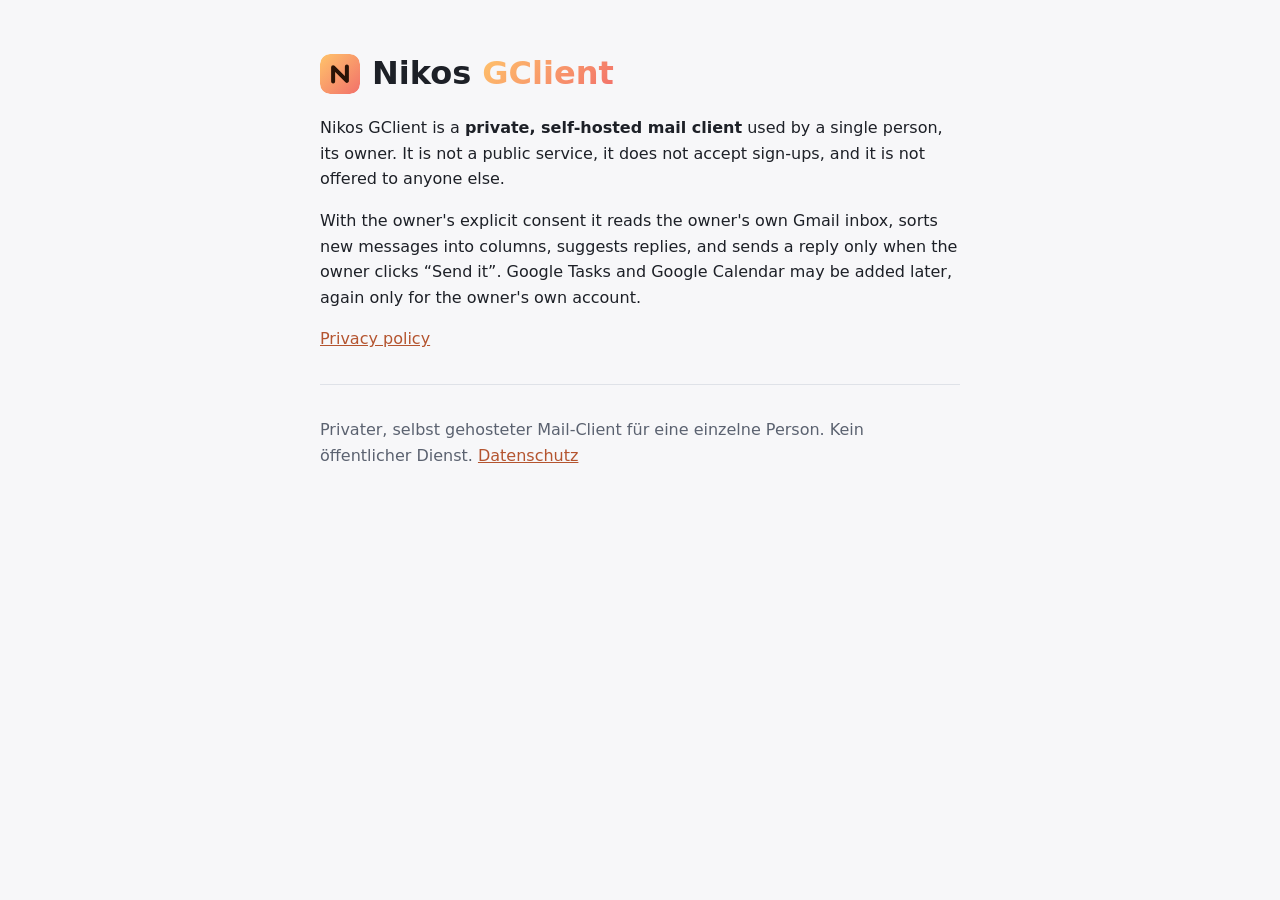
<file: index.html>
<!doctype html>
<html lang="en">
<head>
  <meta charset="utf-8">
  <meta name="viewport" content="width=device-width, initial-scale=1">
  <title>Nikos GClient – private mail client</title>
  <link rel="icon" type="image/svg+xml" href="favicon.svg">
  <link rel="stylesheet" href="style.css">
</head>
<body>
  <header>
    <img src="favicon.svg" alt="" width="40" height="40">
    <h1>Nikos <span>GClient</span></h1>
  </header>
  <p>
    Nikos GClient is a <strong>private, self-hosted mail client</strong> used by a single
    person, its owner. It is not a public service, it does not accept sign-ups, and it is
    not offered to anyone else.
  </p>
  <p>
    With the owner's explicit consent it reads the owner's own Gmail inbox, sorts new
    messages into columns, suggests replies, and sends a reply only when the owner clicks
    “Send it”. Google Tasks and Google Calendar may be added later, again only for the
    owner's own account.
  </p>
  <p><a href="privacy.html">Privacy policy</a></p>
  <hr>
  <p lang="de">
    Privater, selbst gehosteter Mail-Client für eine einzelne Person. Kein öffentlicher Dienst.
    <a href="privacy.html">Datenschutz</a>
  </p>
</body>
</html>
</file>
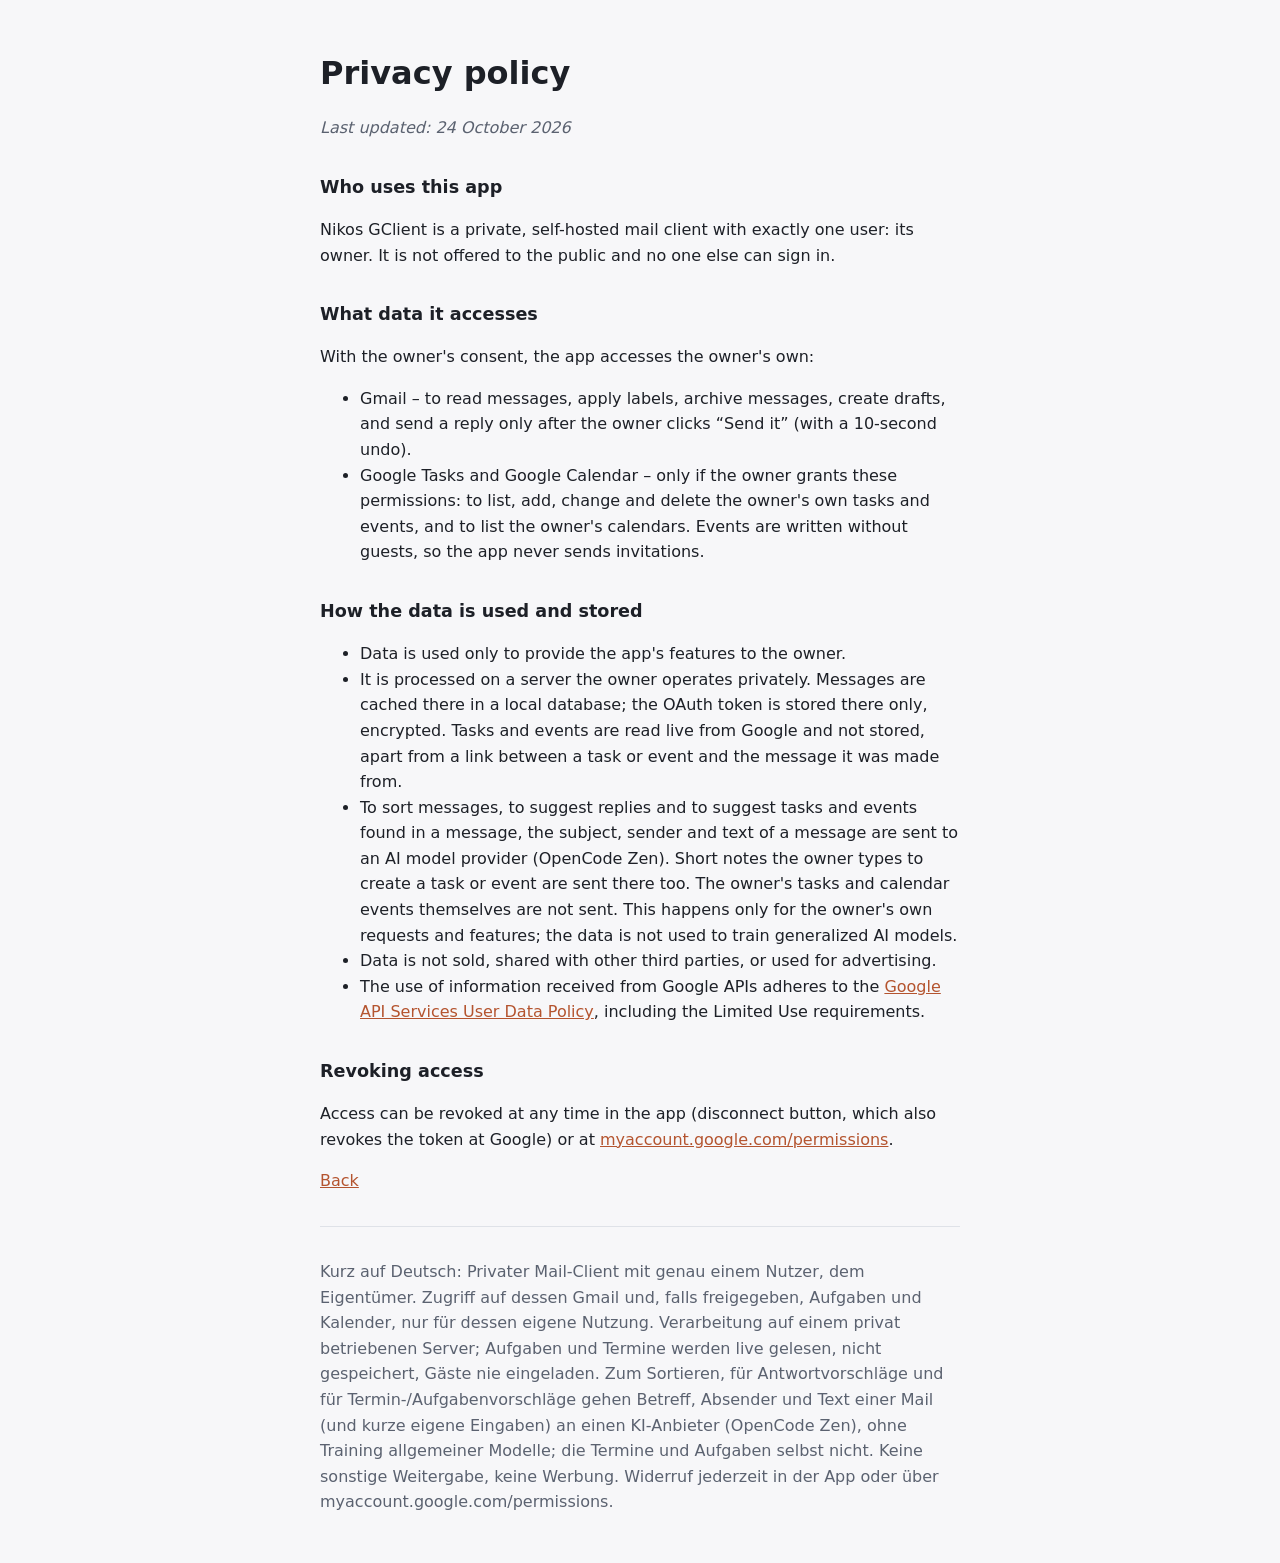
<file: privacy.html>
<!doctype html>
<html lang="en">
<head>
  <meta charset="utf-8">
  <meta name="viewport" content="width=device-width, initial-scale=1">
  <title>Nikos GClient – privacy policy</title>
  <link rel="icon" type="image/svg+xml" href="favicon.svg">
  <link rel="stylesheet" href="style.css">
</head>
<body>
  <h1>Privacy policy</h1>
  <p><em>Last updated: 24 October 2026</em></p>

  <h2>Who uses this app</h2>
  <p>
    Nikos GClient is a private, self-hosted mail client with exactly one user: its owner.
    It is not offered to the public and no one else can sign in.
  </p>

  <h2>What data it accesses</h2>
  <p>With the owner's consent, the app accesses the owner's own:</p>
  <ul>
    <li>Gmail – to read messages, apply labels, archive messages, create drafts, and send a
      reply only after the owner clicks “Send it” (with a 10-second undo).</li>
    <li>Google Tasks and Google Calendar – only if the owner grants these permissions: to list,
      add, change and delete the owner's own tasks and events, and to list the owner's calendars.
      Events are written without guests, so the app never sends invitations.</li>
  </ul>

  <h2>How the data is used and stored</h2>
  <ul>
    <li>Data is used only to provide the app's features to the owner.</li>
    <li>It is processed on a server the owner operates privately. Messages are cached there
      in a local database; the OAuth token is stored there only, encrypted. Tasks and events are
      read live from Google and not stored, apart from a link between a task or event and the
      message it was made from.</li>
    <li>
      To sort messages, to suggest replies and to suggest tasks and events found in a message,
      the subject, sender and text of a message are sent to an AI model provider (OpenCode Zen).
      Short notes the owner types to create a task or event are sent there too. The owner's
      tasks and calendar events themselves are not sent. This happens only for the owner's own
      requests and features; the data is not used to train generalized AI models.
    </li>
    <li>Data is not sold, shared with other third parties, or used for advertising.</li>
    <li>
      The use of information received from Google APIs adheres to the
      <a href="https://developers.google.com/terms/api-services-user-data-policy">Google API Services User Data Policy</a>,
      including the Limited Use requirements.
    </li>
  </ul>

  <h2>Revoking access</h2>
  <p>
    Access can be revoked at any time in the app (disconnect button, which also revokes the token at Google) or at
    <a href="https://myaccount.google.com/permissions">myaccount.google.com/permissions</a>.
  </p>

  <p><a href="./">Back</a></p>
  <hr>
  <p lang="de">
    Kurz auf Deutsch: Privater Mail-Client mit genau einem Nutzer, dem Eigentümer. Zugriff auf
    dessen Gmail und, falls freigegeben, Aufgaben und Kalender, nur für dessen eigene Nutzung.
    Verarbeitung auf einem privat betriebenen Server; Aufgaben und Termine werden live gelesen,
    nicht gespeichert, Gäste nie eingeladen. Zum Sortieren, für Antwortvorschläge und für
    Termin-/Aufgabenvorschläge gehen Betreff, Absender und Text einer Mail (und kurze eigene
    Eingaben) an einen KI-Anbieter (OpenCode Zen), ohne Training allgemeiner Modelle; die
    Termine und Aufgaben selbst nicht. Keine sonstige Weitergabe, keine Werbung. Widerruf jederzeit
    in der App oder über myaccount.google.com/permissions.
  </p>
</body>
</html>
</file>
<file: style.css>
:root { color-scheme: light dark; --bg: #f7f7f9; --fg: #1d2027; --muted: #5b6270; --link: #b4542f; --line: #dfe2e8; }
@media (prefers-color-scheme: dark) { :root { --bg: #181b22; --fg: #eef0f4; --muted: #a3aab8; --link: #f5b262; --line: #313744; } }
body { font-family: system-ui, -apple-system, "Segoe UI", sans-serif; max-width: 40rem; margin: 3rem auto; padding: 0 1rem; line-height: 1.6; background: var(--bg); color: var(--fg); }
header { display: flex; align-items: center; gap: .75rem; }
header img { border-radius: 10px; }
h1 { margin: 0 0 1rem; }
header h1 { margin: 0; }
h1 span { background: linear-gradient(135deg, #ffc46b, #f2706a); -webkit-background-clip: text; background-clip: text; color: transparent; }
h2 { font-size: 1.1rem; margin-top: 2rem; }
a { color: var(--link); }
em, p[lang="de"] { color: var(--muted); }
hr { border: 0; border-top: 1px solid var(--line); margin: 2rem 0; }
</file>
